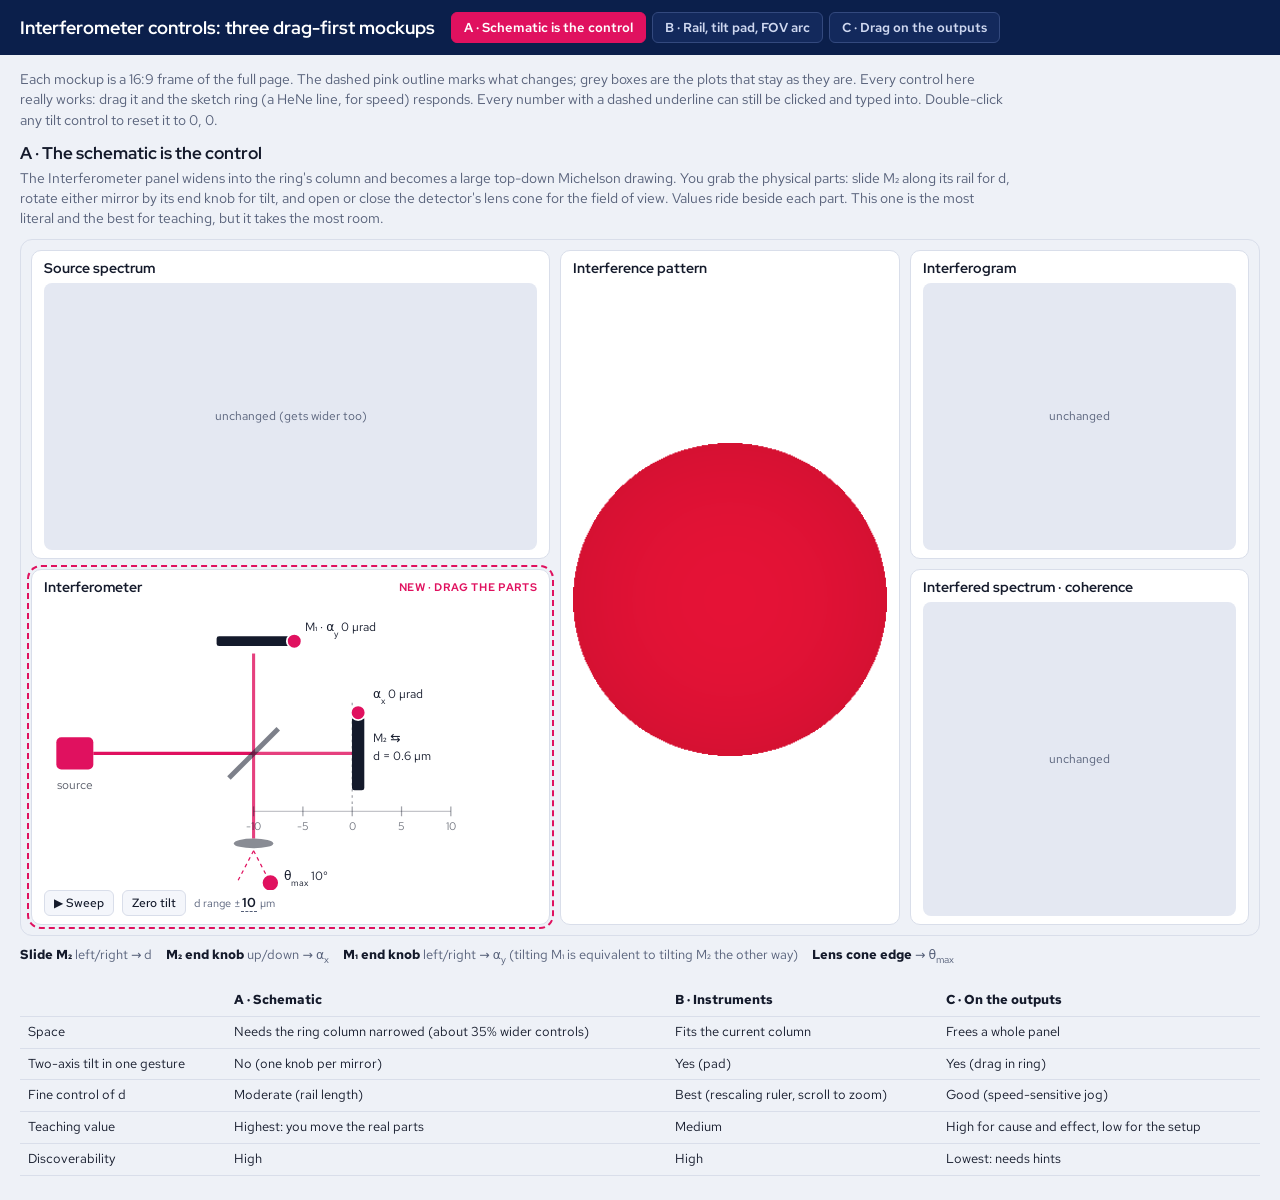
<file: mockups/controls-mockups.html>
<!DOCTYPE html>
<html lang="en"><head><meta charset="utf-8"><meta name="viewport" content="width=device-width,initial-scale=1">
<title>Interferometer controls: mockups</title>
<link rel="preconnect" href="https://fonts.googleapis.com"><link href="https://fonts.googleapis.com/css2?family=Red+Hat+Display:wght@600;700&family=Red+Hat+Text:wght@400;500;600&display=swap" rel="stylesheet">
<style>
:root{color-scheme:light dark;--bg:light-dark(#eef1f7,#050b1e);--panel:light-dark(#fff,#0e1836);--ink:light-dark(#141a2b,#e6e9f2);--mute:light-dark(#566079,#9aa3bb);--line:light-dark(#d9deea,#22305a);--acc:#e0115f;--soft:light-dark(#f4f6fb,#0a1430);--ph:light-dark(#e4e8f2,#16224a)}
*{box-sizing:border-box}body{margin:0;background:var(--bg);color:var(--ink);font:14px/1.45 "Red Hat Text",system-ui,sans-serif}
header{background:#0b1f4b;color:#fff;padding:12px 20px;display:flex;align-items:center;gap:16px;flex-wrap:wrap}
header h1{font:700 18px "Red Hat Display",sans-serif;margin:0}
.tabs{display:flex;gap:6px}.tabs button{font:600 13px "Red Hat Text";padding:6px 12px;border-radius:6px;border:1px solid #33497e;background:#13295c;color:#cfd8f0;cursor:pointer}
.tabs button[aria-selected=true]{background:#e0115f;border-color:#e0115f;color:#fff}
.wrap{padding:14px 20px 24px;max-width:1500px;margin:0 auto}
.intro{margin:0 0 12px;color:var(--mute);max-width:110ch}
.opt{display:none}.opt.on{display:block}
.opt h2{font:700 17px "Red Hat Display";margin:0 0 4px}.opt .why{margin:0 0 10px;color:var(--mute);max-width:110ch}
.frame{aspect-ratio:16/9;width:100%;background:var(--bg);border:1px solid var(--line);border-radius:12px;padding:10px;display:grid;gap:10px}
.panel{background:var(--panel);border:1px solid var(--line);border-radius:10px;padding:8px 12px;display:flex;flex-direction:column;min-height:0;min-width:0;position:relative}
.panel h3{font:700 14px "Red Hat Display";margin:0 0 6px;display:flex;justify-content:space-between;align-items:center}
.ph{flex:1;background:var(--ph);border-radius:8px;display:grid;place-items:center;color:var(--mute);font-size:12px;text-align:center;padding:6px}
.new{outline:2px dashed var(--acc);outline-offset:2px}
.tag{font:600 10.5px "Red Hat Text";color:var(--acc);text-transform:uppercase;letter-spacing:.06em}
canvas.ring{width:100%;height:100%;object-fit:contain;display:block}
.ringbox{flex:1;min-height:0;display:grid;place-items:center;position:relative}
svg{display:block;user-select:none;touch-action:none}
.num{font:600 12.5px "Red Hat Text";color:var(--ink);border-bottom:1.5px dashed var(--mute);cursor:text;padding:0 1px;white-space:nowrap}
.num:hover{border-color:var(--acc)}
input.edit{font:600 12.5px "Red Hat Text";width:70px;padding:0 3px;border:1px solid var(--acc);border-radius:4px;background:var(--panel);color:var(--ink)}
.chip{display:inline-flex;gap:4px;align-items:baseline;background:var(--soft);border:1px solid var(--line);border-radius:999px;padding:1px 8px;font-size:11.5px;color:var(--mute)}
.btn{font:500 12px "Red Hat Text";min-height:26px;padding:0 9px;border-radius:6px;border:1px solid var(--line);background:var(--soft);color:var(--ink);cursor:pointer}
.legend{display:flex;flex-wrap:wrap;gap:6px 14px;margin-top:10px;font-size:12.5px;color:var(--mute)}
.legend b{color:var(--ink)}
.row{display:flex;gap:8px;align-items:center;flex-wrap:wrap}
.hint{font-size:11px;color:var(--mute)}
.cmp{margin-top:18px;border-collapse:collapse;width:100%;font-size:13px}.cmp th,.cmp td{border-bottom:1px solid var(--line);padding:6px 8px;text-align:left;vertical-align:top}
</style></head><body>
<header><h1>Interferometer controls: three drag-first mockups</h1>
<div class="tabs" role="tablist"><button role="tab" data-t="A" aria-selected="true">A · Schematic is the control</button><button role="tab" data-t="B">B · Rail, tilt pad, FOV arc</button><button role="tab" data-t="C">C · Drag on the outputs</button></div></header>
<div class="wrap">
<p class="intro">Each mockup is a 16:9 frame of the full page. The dashed pink outline marks what changes; grey boxes are the plots that stay as they are. Every control here really works: drag it and the sketch ring (a HeNe line, for speed) responds. Every number with a dashed underline can still be clicked and typed into. Double-click any tilt control to reset it to 0, 0.</p>

<section class="opt on" id="A"><h2>A · The schematic is the control</h2>
<p class="why">The Interferometer panel widens into the ring's column and becomes a large top-down Michelson drawing. You grab the physical parts: slide M₂ along its rail for d, rotate either mirror by its end knob for tilt, and open or close the detector's lens cone for the field of view. Values ride beside each part. This one is the most literal and the best for teaching, but it takes the most room.</p>
<div class="frame" style="grid-template-columns:1fr .5fr 1fr 1fr;grid-template-rows:1fr 1.15fr">
  <div class="panel" style="grid-column:1/3;grid-row:1"><h3>Source spectrum</h3><div class="ph">unchanged (gets wider too)</div></div>
  <div class="panel" style="grid-column:3;grid-row:1/3"><h3>Interference pattern</h3><div class="ringbox"><canvas class="ring" id="ringA" width="300" height="300"></canvas></div></div>
  <div class="panel" style="grid-column:4;grid-row:1"><h3>Interferogram</h3><div class="ph">unchanged</div></div>
  <div class="panel new" style="grid-column:1/3;grid-row:2"><h3>Interferometer <span class="tag">new · drag the parts</span></h3>
    <svg id="schA" viewBox="0 0 400 230" style="flex:1;min-height:0;width:100%"></svg>
    <div class="row"><button class="btn" data-play>▶ Sweep</button><button class="btn" data-zero>Zero tilt</button><span class="hint">d range ±<span class="num" data-k="R">10</span> µm</span></div>
  </div>
  <div class="panel" style="grid-column:4;grid-row:2"><h3>Interfered spectrum · coherence</h3><div class="ph">unchanged</div></div>
</div>
<div class="legend"><span><b>Slide M₂</b> left/right → d</span><span><b>M₂ end knob</b> up/down → α<sub>x</sub></span><span><b>M₁ end knob</b> left/right → α<sub>y</sub> (tilting M₁ is equivalent to tilting M₂ the other way)</span><span><b>Lens cone edge</b> → θ<sub>max</sub></span></div>
</section>

<section class="opt" id="B"><h2>B · Rail, tilt pad and field-of-view arc</h2>
<p class="why">Three purpose-built instruments, each matched to its quantity. A long ruled rail for d (ticks rescale with the range, so it can show nanometres or tens of microns). A square pad shows the face of M₂: drag the dot to tilt in x and y at once, and the arrow shows the fringe direction. A protractor arc sets the field of view. It's compact, works in the current column width, and gives two-axis tilt in one gesture.</p>
<div class="frame" style="grid-template-columns:1fr 1.35fr 1fr;grid-template-rows:1fr 1fr">
  <div class="panel" style="grid-column:1;grid-row:1"><h3>Source spectrum</h3><div class="ph">unchanged</div></div>
  <div class="panel" style="grid-column:2;grid-row:1/3"><h3>Interference pattern</h3><div class="ringbox"><canvas class="ring" id="ringB" width="300" height="300"></canvas></div></div>
  <div class="panel" style="grid-column:3;grid-row:1"><h3>Interferogram</h3><div class="ph">unchanged</div></div>
  <div class="panel new" style="grid-column:1;grid-row:2"><h3>Interferometer <span class="tag">new</span></h3>
    <div style="flex:1;min-height:0;display:grid;grid-template-columns:1fr 1fr;grid-template-rows:auto 1fr;gap:6px 14px">
      <div style="grid-column:1/3"><div class="row" style="justify-content:space-between"><span class="hint">Mirror separation d</span><span class="num" data-k="d"></span></div><svg id="railB" viewBox="0 0 400 54" style="width:100%"></svg></div>
      <div><div class="row" style="justify-content:space-between"><span class="hint">Tilt (α<sub>x</sub>, α<sub>y</sub>)</span><span><span class="num" data-k="ax"></span>, <span class="num" data-k="ay"></span> µrad</span></div><svg id="padB" viewBox="0 0 120 120" style="width:100%;max-height:calc(100% - 22px)"></svg></div>
      <div><div class="row" style="justify-content:space-between"><span class="hint">θ<sub>max</sub></span><span class="num" data-k="fov"></span></div><svg id="arcB" viewBox="0 0 120 110" preserveAspectRatio="xMinYMin meet" style="width:100%;max-height:calc(100% - 22px)"></svg></div>
    </div>
    <div class="row"><button class="btn" data-play>▶ Sweep</button><span class="hint">range ±<span class="num" data-k="R">10</span> µm</span></div>
  </div>
  <div class="panel" style="grid-column:3;grid-row:2"><h3>Interfered spectrum · coherence</h3><div class="ph">unchanged</div></div>
</div>
<div class="legend"><span><b>Rail carriage</b> → d (scroll on the rail to zoom its scale)</span><span><b>Pad dot</b> → α<sub>x</sub>, α<sub>y</sub> together; hold Shift to lock one axis</span><span><b>Arc handle</b> → θ<sub>max</sub></span></div>
</section>

<section class="opt" id="C"><h2>C · Drag directly on the outputs</h2>
<p class="why">No separate control widgets: you change the setup where you see its effect. Drag the ring's rim in or out for the field of view. Drag inside the ring to tilt; the fringes slide under your cursor and an arrow shows (α<sub>x</sub>, α<sub>y</sub>). Scrub the strip under the ring (like a jog wheel) for d; the further you drag, the faster it moves. The δ₀ marker on the interferogram is draggable too. This frees the most room (the ring gets the whole column) but hides the controls, so it relies on hints and the number strip.</p>
<div class="frame" style="grid-template-columns:1fr 1.35fr 1fr;grid-template-rows:1fr 1fr">
  <div class="panel" style="grid-column:1;grid-row:1"><h3>Source spectrum</h3><div class="ph">unchanged</div></div>
  <div class="panel new" style="grid-column:2;grid-row:1/3"><h3>Interference pattern <span class="tag">new · drag on it</span></h3>
    <div class="ringbox"><canvas class="ring" id="ringC" width="300" height="300" style="position:absolute;inset:0;margin:auto;max-width:100%;max-height:100%;aspect-ratio:1"></canvas><svg id="ovC" viewBox="0 0 300 300" style="position:absolute;inset:0;margin:auto;max-width:100%;max-height:100%;aspect-ratio:1;cursor:grab"></svg></div>
    <svg id="jogC" viewBox="0 0 400 40" style="width:100%;margin-top:6px;cursor:ew-resize"></svg>
    <div class="row" style="justify-content:center;gap:14px;margin-top:4px"><span class="chip">d <span class="num" data-k="d"></span></span><span class="chip">α <span class="num" data-k="ax"></span>, <span class="num" data-k="ay"></span> µrad</span><span class="chip">θ<sub>max</sub> <span class="num" data-k="fov"></span></span><button class="btn" data-play>▶ Sweep</button></div>
  </div>
  <div class="panel new" style="grid-column:3;grid-row:1"><h3>Interferogram <span class="tag">δ₀ marker draggable</span></h3><svg id="ifgC" viewBox="0 0 300 120" style="flex:1;width:100%;cursor:ew-resize"></svg></div>
  <div class="panel" style="grid-column:1;grid-row:2"><h3>Interferometer</h3><div class="ph">panel removed; this slot goes to the source spectrum's Components list or a taller spectrum</div></div>
  <div class="panel" style="grid-column:3;grid-row:2"><h3>Interfered spectrum · coherence</h3><div class="ph">unchanged</div></div>
</div>
<div class="legend"><span><b>Ring rim</b> → θ<sub>max</sub></span><span><b>Drag inside ring</b> → tilt</span><span><b>Jog strip</b> → d</span><span><b>δ₀ marker</b> → d</span></div>
</section>

<table class="cmp"><thead><tr><th></th><th>A · Schematic</th><th>B · Instruments</th><th>C · On the outputs</th></tr></thead><tbody>
<tr><td>Space</td><td>Needs the ring column narrowed (about 35% wider controls)</td><td>Fits the current column</td><td>Frees a whole panel</td></tr>
<tr><td>Two-axis tilt in one gesture</td><td>No (one knob per mirror)</td><td>Yes (pad)</td><td>Yes (drag in ring)</td></tr>
<tr><td>Fine control of d</td><td>Moderate (rail length)</td><td>Best (rescaling ruler, scroll to zoom)</td><td>Good (speed-sensitive jog)</td></tr>
<tr><td>Teaching value</td><td>Highest: you move the real parts</td><td>Medium</td><td>High for cause and effect, low for the setup</td></tr>
<tr><td>Discoverability</td><td>High</td><td>High</td><td>Lowest: needs hints</td></tr>
</tbody></table>
</div>
<script>
{
const $=s=>document.querySelector(s),clamp=(v,a,b)=>Math.max(a,Math.min(b,v));
const S={d:0.6,ax:0,ay:0,fov:10,R:10};
const AX=200,FOVMAX=25,SIG=1000/632.8,A=5;
const fmt={d:v=>(+v.toFixed(3))+' µm',ax:v=>String(Math.round(v)),ay:v=>String(Math.round(v)),fov:v=>(+v.toFixed(1))+'°',R:v=>String(+v.toFixed(2))};
const lim={d:()=>[-S.R,S.R],ax:()=>[-AX,AX],ay:()=>[-AX,AX],fov:()=>[1,FOVMAX],R:()=>[0.1,500]};
function set(k,v){const[a,b]=lim[k]();S[k]=clamp(v,a,b);render()}
/* sketch ring: δ = 2d cosθ + 2(αx x + αy y)·a, a = L tanθmax, single HeNe line */
function ring(cv){const N=cv.width,ctx=cv.getContext('2d'),img=ctx.createImageData(N,N),D=img.data,T=Math.tan(S.fov*Math.PI/180),a=28.4*T*1000;
  for(let j=0;j<N;j++)for(let i=0;i<N;i++){const u=(i+.5)/N*2-1,v=1-(j+.5)/N*2,r=Math.hypot(u,v),o=4*(j*N+i);if(r>1){D[o+3]=0;continue}
    const th=Math.atan(r*T),dl=2*S.d*Math.cos(th)+2*(S.ax*1e-6*u+S.ay*1e-6*v)*a,I=0.5*(1+Math.cos(2*Math.PI*SIG*dl));
    D[o]=255*I;D[o+1]=20*I;D[o+2]=60*I;D[o+3]=255}
  ctx.putImageData(img,0,0)}
/* number editing */
document.addEventListener('click',e=>{const n=e.target.closest('.num');if(!n)return;const k=n.dataset.k,inp=document.createElement('input');inp.className='edit';inp.type='number';inp.step='any';inp.value=+S[k].toFixed(4);
  n.replaceWith(inp);inp.focus();inp.select();const done=ok=>{if(ok&&isFinite(parseFloat(inp.value)))S[k]=clamp(parseFloat(inp.value),...lim[k]());inp.replaceWith(n);if(k==='R')S.d=clamp(S.d,-S.R,S.R);render()};
  inp.addEventListener('keydown',ev=>{if(ev.key==='Enter')done(true);if(ev.key==='Escape')done(false)});inp.addEventListener('blur',()=>done(true))});
function drag(el,fn,dbl){el.addEventListener('pointerdown',e=>{const t=e.target.closest('[data-h]');if(!t)return;e.preventDefault();el.setPointerCapture(e.pointerId);const h=t.dataset.h;
  const mv=ev=>{const r=el.getBoundingClientRect(),vb=el.viewBox.baseVal,sx=vb.width/r.width,sy=vb.height/r.height;fn(h,(ev.clientX-r.left)*sx+vb.x,(ev.clientY-r.top)*sy+vb.y,ev)};
  mv(e);const up=()=>{el.removeEventListener('pointermove',mv);el.removeEventListener('pointerup',up)};el.addEventListener('pointermove',mv);el.addEventListener('pointerup',up)});
  if(dbl)el.addEventListener('dblclick',dbl)}
const acc='#e0115f',ink='currentColor';

/* ---------- A: schematic ---------- */
const sA=$('#schA');
function drawA(){const x2=250+S.d/S.R*80,ang=S.ax/AX*14,ang1=S.ay/AX*14,cone=S.fov/FOVMAX*34;
  sA.innerHTML=`
  <rect x="10" y="108" width="30" height="26" rx="4" fill="${acc}"/><text x="25" y="150" font-size="10" text-anchor="middle" fill="${ink}" opacity=".7">source</text>
  <line x1="40" y1="121" x2="170" y2="121" stroke="${acc}" stroke-width="2.5"/><line x1="170" y1="121" x2="170" y2="40" stroke="${acc}" stroke-width="2.5" opacity=".8"/>
  <line x1="170" y1="121" x2="${x2}" y2="121" stroke="${acc}" stroke-width="2.5" opacity=".8"/><line x1="170" y1="121" x2="170" y2="190" stroke="${acc}" stroke-width="2.5" opacity=".8"/>
  <line x1="150" y1="141" x2="190" y2="101" stroke="${ink}" stroke-width="4" opacity=".55"/>
  <line x1="170" y1="200" x2="${170-cone}" y2="226" stroke="${acc}" stroke-dasharray="3 3"/><line x1="170" y1="200" x2="${170+cone}" y2="226" stroke="${acc}" stroke-dasharray="3 3"/>
  <ellipse cx="170" cy="194" rx="16" ry="4" fill="${ink}" opacity=".5"/><circle data-h="fov" cx="${170+cone}" cy="226" r="7" fill="${acc}" stroke="#fff" stroke-width="1.5" style="cursor:ew-resize"/>
  <text x="${170+cone+11}" y="224" font-size="10" fill="${ink}">θ<tspan baseline-shift="sub" font-size="7">max</tspan> ${fmt.fov(S.fov)}</text>
  <g transform="rotate(${ang1} 170 30)"><rect x="140" y="26" width="60" height="8" rx="2" fill="${ink}"/><circle data-h="ay" cx="203" cy="30" r="6" fill="${acc}" stroke="#fff" stroke-width="1.5" style="cursor:ew-resize"/></g>
  <text x="212" y="22" font-size="10" fill="${ink}">M₁ · α<tspan baseline-shift="sub" font-size="7">y</tspan> ${Math.round(S.ay)} µrad</text>
  <line x1="170" y1="168" x2="330" y2="168" stroke="${ink}" opacity=".25"/>${[-1,-.5,0,.5,1].map(f=>`<line x1="${250+f*80}" x2="${250+f*80}" y1="164" y2="172" stroke="${ink}" opacity=".4"/><text x="${250+f*80}" y="183" font-size="9" text-anchor="middle" fill="${ink}" opacity=".6">${+(f*S.R).toFixed(2)}</text>`).join('')}
  <line x1="250" y1="80" x2="250" y2="162" stroke="${ink}" stroke-dasharray="2 3" opacity=".4"/>
  <g transform="rotate(${ang} ${x2} 121)"><rect data-h="d" x="${x2-5}" y="91" width="10" height="60" rx="2" fill="${ink}" style="cursor:ew-resize"/><circle data-h="ax" cx="${x2}" cy="88" r="6" fill="${acc}" stroke="#fff" stroke-width="1.5" style="cursor:ns-resize"/></g>
  <text x="${x2+12}" y="112" font-size="10" fill="${ink}">M₂ ⇆</text><text x="${x2+12}" y="126" font-size="10" fill="${ink}">d = ${fmt.d(S.d)}</text><text x="${x2+12}" y="76" font-size="10" fill="${ink}">α<tspan baseline-shift="sub" font-size="7">x</tspan> ${Math.round(S.ax)} µrad</text>`}
drag(sA,(h,x,y)=>{if(h==='d')set('d',(x-250)/80*S.R);if(h==='ay')set('ay',(x-200)/30*AX);if(h==='fov')set('fov',Math.abs(x-170)/34*FOVMAX)},()=>{S.ax=S.ay=0;render()});
/* knob drags use the cursor's offset from the knob's rest position */
sA.addEventListener('pointerdown',e=>{const t=e.target.closest('[data-h=ax]');if(t){const r=sA.getBoundingClientRect(),y0=e.clientY,a0=S.ax,sc=230/r.height;const mv=ev=>set('ax',a0-(ev.clientY-y0)*sc/30*AX);const up=()=>{removeEventListener('pointermove',mv);removeEventListener('pointerup',up)};addEventListener('pointermove',mv);addEventListener('pointerup',up);e.stopImmediatePropagation()}},true);

/* ---------- B: rail, pad, arc ---------- */
const rB=$('#railB'),pB=$('#padB'),aB=$('#arcB');
function drawB(){const X=v=>20+(v+S.R)/(2*S.R)*360;let t='';const st=S.R/5;
  for(let v=-S.R;v<=S.R+1e-9;v+=st/2){const maj=Math.abs((v/st)-Math.round(v/st))<1e-6;t+=`<line x1="${X(v)}" x2="${X(v)}" y1="${maj?18:22}" y2="30" stroke="${ink}" opacity="${maj?.6:.3}"/>`+(maj?`<text x="${X(v)}" y="44" font-size="10" text-anchor="middle" fill="${ink}" opacity=".7">${+v.toFixed(3)}</text>`:'')}
  rB.innerHTML=`<rect x="20" y="24" width="360" height="6" rx="3" fill="${ink}" opacity=".12"/>${t}<line x1="${X(0)}" x2="${X(S.d)}" y1="27" y2="27" stroke="${acc}" stroke-width="3"/><g data-h="d" style="cursor:ew-resize"><rect x="${X(S.d)-7}" y="8" width="14" height="22" rx="3" fill="${acc}" stroke="#fff" stroke-width="1.5"/><rect x="${X(S.d)-14}" y="0" width="28" height="40" fill="transparent"/></g><text x="394" y="44" font-size="9" text-anchor="end" fill="${ink}" opacity=".5">µm</text>`;
  const cx=60,cy=60,R=48,px=cx+S.ax/AX*R,py=cy-S.ay/AX*R,len=Math.hypot(px-cx,py-cy);
  pB.innerHTML=`<rect x="${cx-R}" y="${cy-R}" width="${2*R}" height="${2*R}" rx="8" fill="${ink}" opacity=".06" stroke="${ink}" stroke-opacity=".25"/><line x1="${cx-R}" x2="${cx+R}" y1="${cy}" y2="${cy}" stroke="${ink}" opacity=".2"/><line y1="${cy-R}" y2="${cy+R}" x1="${cx}" x2="${cx}" stroke="${ink}" opacity=".2"/>
   <text x="${cx+R-3}" y="${cy-4}" text-anchor="end" font-size="9" fill="${ink}" opacity=".6">α<tspan baseline-shift="sub" font-size="6">x</tspan></text><text x="${cx+4}" y="${cy-R+10}" font-size="9" fill="${ink}" opacity=".6">α<tspan baseline-shift="sub" font-size="6">y</tspan></text>
   ${len>3?`<line x1="${cx}" y1="${cy}" x2="${px}" y2="${py}" stroke="${acc}" stroke-width="2"/>`:''}<circle data-h="t" cx="${px}" cy="${py}" r="8" fill="${acc}" stroke="#fff" stroke-width="2" style="cursor:move"/><rect data-h="t" x="${cx-R}" y="${cy-R}" width="${2*R}" height="${2*R}" fill="transparent" style="cursor:crosshair"/>`;
  const ang=S.fov/FOVMAX*80,ox=14,oy=100,Ra=92,ex=ox+Ra*Math.sin(ang*Math.PI/180),ey=oy-Ra*Math.cos(ang*Math.PI/180);
  aB.innerHTML=`<path d="M${ox} ${oy-Ra} A${Ra} ${Ra} 0 0 1 ${ox+Ra*Math.sin(80*Math.PI/180)} ${oy-Ra*Math.cos(80*Math.PI/180)}" fill="none" stroke="${ink}" opacity=".2" stroke-width="6"/>
   <path d="M${ox} ${oy} L${ox} ${oy-Ra} A${Ra} ${Ra} 0 0 1 ${ex} ${ey} Z" fill="${acc}" opacity=".15"/><line x1="${ox}" y1="${oy}" x2="${ex}" y2="${ey}" stroke="${acc}" stroke-width="2"/><circle data-h="f" cx="${ex}" cy="${ey}" r="8" fill="${acc}" stroke="#fff" stroke-width="2" style="cursor:grab"/>`}
drag(rB,(h,x)=>set('d',((x-20)/360*2-1)*S.R));
rB.addEventListener('wheel',e=>{e.preventDefault();S.R=clamp(S.R*Math.exp(e.deltaY*0.002),0.1,500);S.d=clamp(S.d,-S.R,S.R);render()},{passive:false});
drag(pB,(h,x,y,ev)=>{let ax=(x-60)/48*AX,ay=-(y-60)/48*AX;if(ev.shiftKey){if(Math.abs(ax)>Math.abs(ay))ay=0;else ax=0}S.ax=clamp(ax,-AX,AX);S.ay=clamp(ay,-AX,AX);render()},()=>{S.ax=S.ay=0;render()});
drag(aB,(h,x,y)=>{const a=Math.atan2(x-14,100-y)*180/Math.PI;set('fov',a/80*FOVMAX)});

/* ---------- C: drag on outputs ---------- */
const oC=$('#ovC'),jC=$('#jogC'),iC=$('#ifgC');let jog=0;
function drawC(){const len=Math.hypot(S.ax,S.ay)/AX*90,ang=Math.atan2(-S.ay,S.ax);
  oC.innerHTML=`<circle cx="150" cy="150" r="149" fill="transparent" data-h="tilt"/><circle cx="150" cy="150" r="146" fill="none" stroke="#fff" stroke-opacity=".0" stroke-width="16" data-h="rim" style="cursor:nwse-resize"/>
   <circle cx="150" cy="150" r="146" fill="none" stroke="${acc}" stroke-width="2" stroke-dasharray="6 5" opacity=".8" pointer-events="none"/>
   <g pointer-events="none">${len>2?`<line x1="150" y1="150" x2="${150+len*Math.cos(ang)}" y2="${150+len*Math.sin(ang)}" stroke="#fff" stroke-width="2.5"/><circle cx="${150+len*Math.cos(ang)}" cy="${150+len*Math.sin(ang)}" r="5" fill="#fff"/>`:''}
   <text x="150" y="272" font-size="11" fill="#fff" text-anchor="middle" opacity=".9" style="paint-order:stroke" stroke="#000" stroke-width="3" stroke-opacity=".5">rim → θmax · inside → tilt</text></g>`;
  let tk='';for(let i=-30;i<=30;i++){const x=200+i*12-((S.d/S.R*600)%12);tk+=`<line x1="${x}" x2="${x}" y1="${i%5?14:8}" y2="26" stroke="${ink}" opacity="${i%5?.25:.5}"/>`}
  jC.innerHTML=`<rect x="0" y="4" width="400" height="26" rx="13" fill="${ink}" opacity=".06" data-h="jog"/>${tk}<rect x="0" y="4" width="400" height="26" rx="13" fill="transparent" data-h="jog"/><line x1="200" x2="200" y1="2" y2="32" stroke="${acc}" stroke-width="2.5"/>${jog?`<line x1="200" x2="${200+jog}" y1="36" y2="36" stroke="${acc}" stroke-width="3"/>`:''}<text x="6" y="22" font-size="10" fill="${ink}" opacity=".6">◂ d</text><text x="394" y="22" font-size="10" fill="${ink}" opacity=".6" text-anchor="end">d ▸</text>`;
  const X=dl=>10+(dl+2*S.R)/(4*S.R)*280;let p='';for(let i=0;i<=600;i++){const dl=-2*S.R+4*S.R*i/600,I=0.5*(1+Math.exp(-((dl/(0.9*S.R))**2))*Math.cos(2*Math.PI*SIG*dl*(4/S.R)));p+=(i?'L':'M')+X(dl).toFixed(1)+' '+(100-I*80).toFixed(1)}
  iC.innerHTML=`<path d="${p}" fill="none" stroke="${ink}" opacity=".35" stroke-width=".7"/><line x1="10" x2="290" y1="100" y2="100" stroke="${ink}" opacity=".3"/>
   <g data-h="m" style="cursor:ew-resize"><line x1="${X(2*S.d)}" x2="${X(2*S.d)}" y1="12" y2="104" stroke="${acc}" stroke-width="2"/><path d="M${X(2*S.d)-7} 6 h14 l-7 9z" fill="${acc}"/><rect x="${X(2*S.d)-10}" y="0" width="20" height="110" fill="transparent"/></g>
   <text x="${X(2*S.d)+6}" y="22" font-size="10" fill="${acc}">δ₀ = ${+(2*S.d).toFixed(3)} µm</text><text x="150" y="116" font-size="9" fill="${ink}" opacity=".55" text-anchor="middle">δ (µm), ±${+(2*S.R).toFixed(2)} · stand-in trace</text>`}
let tilt0=null;
oC.addEventListener('pointerdown',e=>{const h=e.target.dataset.h;if(!h)return;e.preventDefault();oC.setPointerCapture(e.pointerId);const r=oC.getBoundingClientRect(),sc=300/r.width;
  const st={x:e.clientX,y:e.clientY,ax:S.ax,ay:S.ay};
  const mv=ev=>{if(h==='rim'){const rr=Math.hypot((ev.clientX-r.left)*sc-150,(ev.clientY-r.top)*sc-150);set('fov',S.fov*rr/146)}else{S.ax=clamp(st.ax+(ev.clientX-st.x)*sc*1.4,-AX,AX);S.ay=clamp(st.ay-(ev.clientY-st.y)*sc*1.4,-AX,AX);render()}};
  const up=()=>{oC.removeEventListener('pointermove',mv);oC.removeEventListener('pointerup',up)};oC.addEventListener('pointermove',mv);oC.addEventListener('pointerup',up)});
oC.addEventListener('dblclick',()=>{S.ax=S.ay=0;render()});
let jogT=null;jC.addEventListener('pointerdown',e=>{e.preventDefault();jC.setPointerCapture(e.pointerId);const r=jC.getBoundingClientRect(),x0=e.clientX;
  const mv=ev=>{jog=clamp((ev.clientX-x0)*400/r.width,-190,190)};jC.addEventListener('pointermove',mv);
  jogT=setInterval(()=>{if(jog){const sp=Math.sign(jog)*Math.pow(Math.abs(jog)/190,2)*S.R*0.03;set('d',S.d+sp)}},16);
  const up=()=>{clearInterval(jogT);jog=0;render();jC.removeEventListener('pointermove',mv);jC.removeEventListener('pointerup',up)};jC.addEventListener('pointerup',up)});
drag(iC,(h,x)=>set('d',(((x-10)/280)*4*S.R-2*S.R)/2));

/* sweep */
let playing=false,ph=0,last=0;document.querySelectorAll('[data-play]').forEach(b=>b.addEventListener('click',()=>{playing=!playing;document.querySelectorAll('[data-play]').forEach(x=>x.textContent=playing?'❚❚ Pause':'▶ Sweep');ph=Math.asin(clamp(S.d/S.R,-1,1));last=performance.now();if(playing)requestAnimationFrame(tick)}));
function tick(t){if(!playing)return;ph+=(t-last)/1000*0.6;last=t;S.d=S.R*Math.sin(ph);render();requestAnimationFrame(tick)}
document.querySelectorAll('[data-zero]').forEach(b=>b.addEventListener('click',()=>{S.ax=S.ay=0;render()}));
/* tabs */
document.querySelectorAll('[data-t]').forEach(b=>b.addEventListener('click',()=>{document.querySelectorAll('[data-t]').forEach(x=>x.setAttribute('aria-selected',x===b));document.querySelectorAll('.opt').forEach(o=>o.classList.toggle('on',o.id===b.dataset.t));render()}));
let raf=0;function render(){if(raf)return;raf=requestAnimationFrame(()=>{raf=0;
  document.querySelectorAll('.num').forEach(n=>n.textContent=fmt[n.dataset.k](S[n.dataset.k]));
  const on=document.querySelector('.opt.on').id;if(on==='A'){drawA();ring($('#ringA'))}if(on==='B'){drawB();ring($('#ringB'))}if(on==='C'){drawC();ring($('#ringC'))}})}
render();
}
</script></body></html>
</file>
